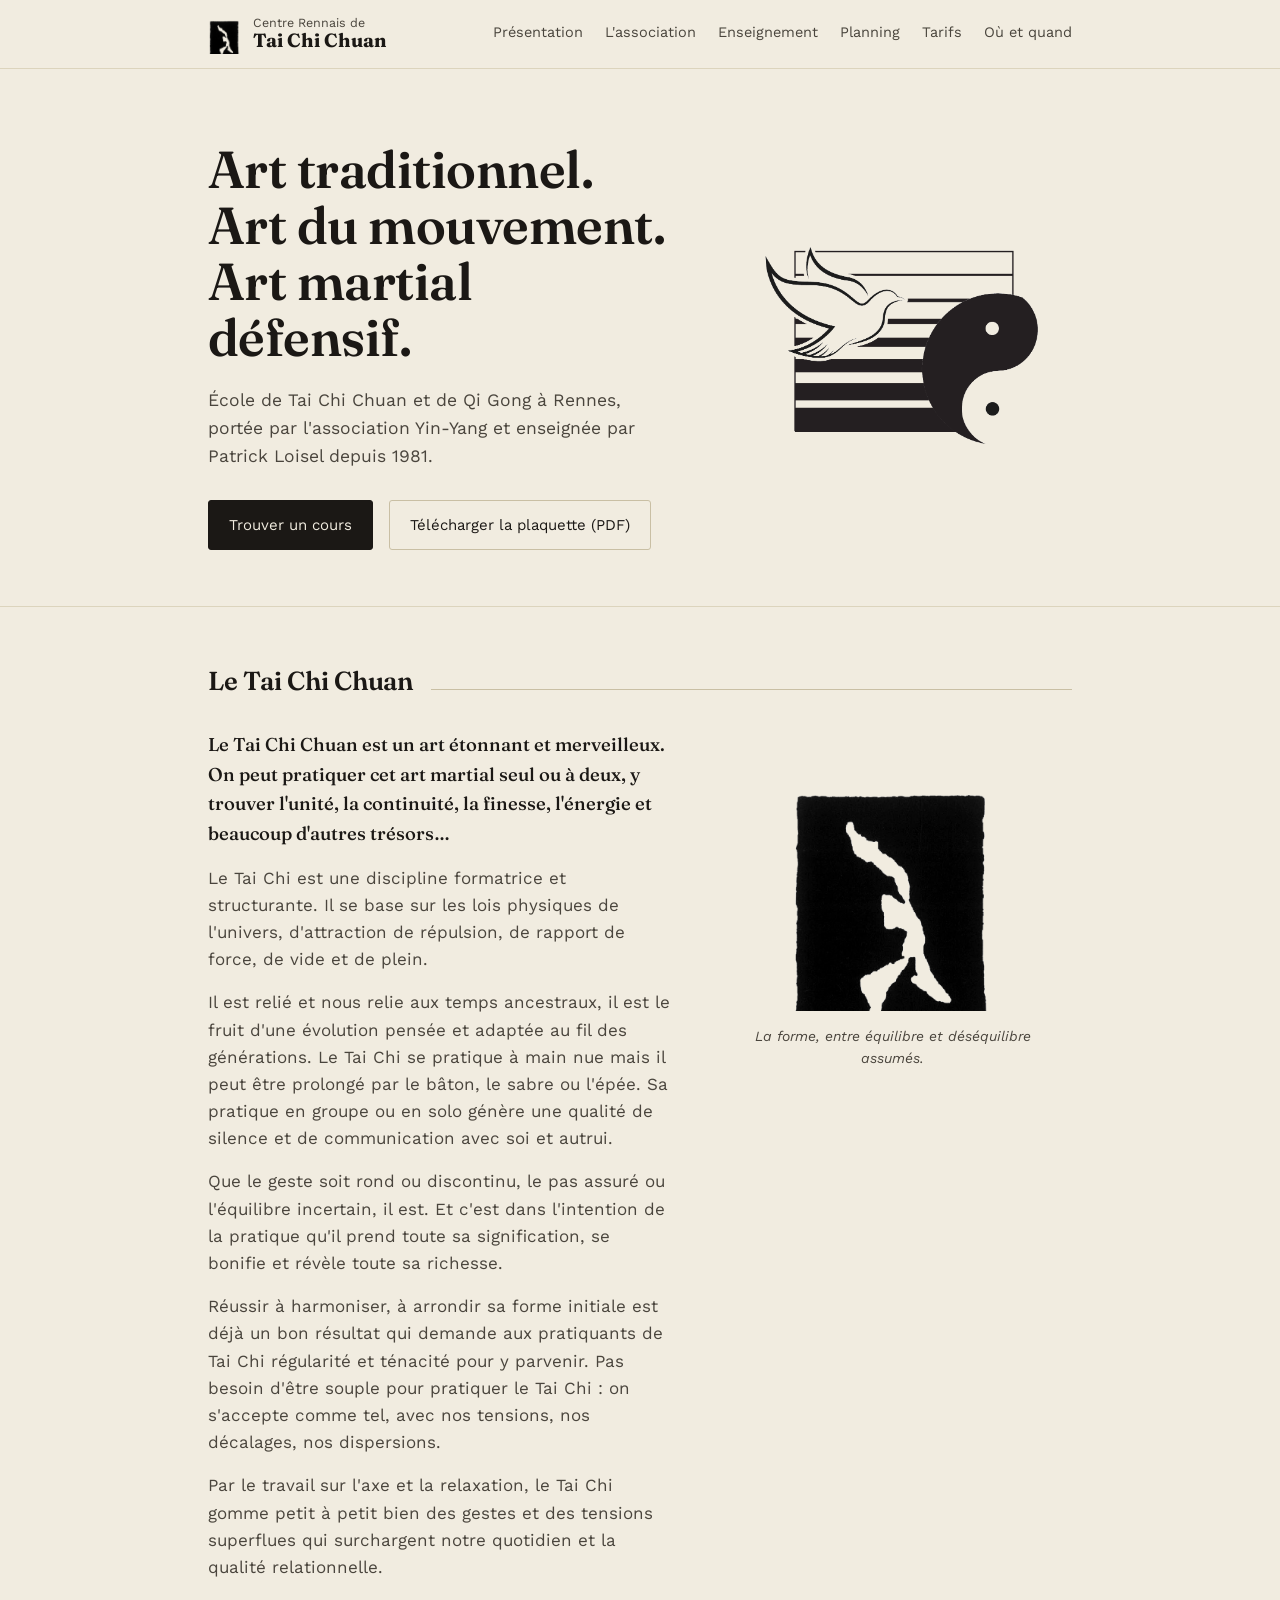
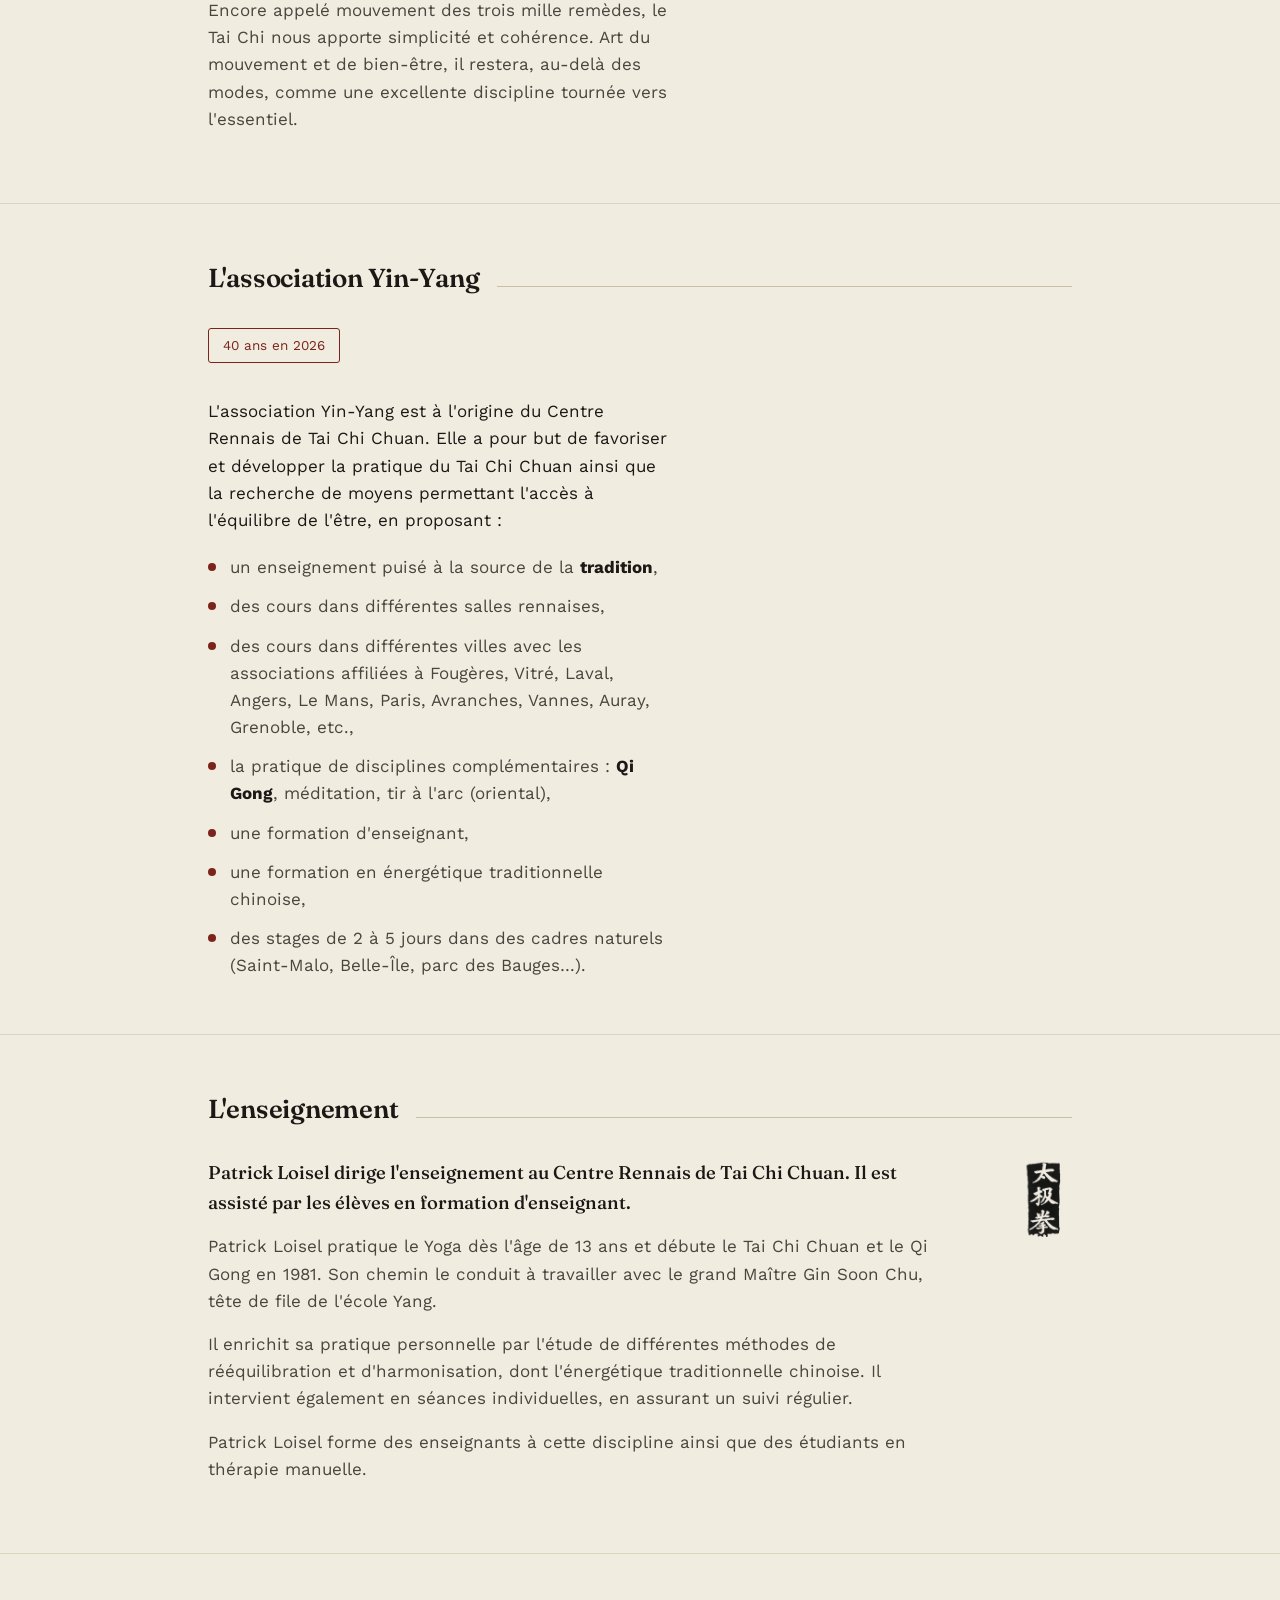
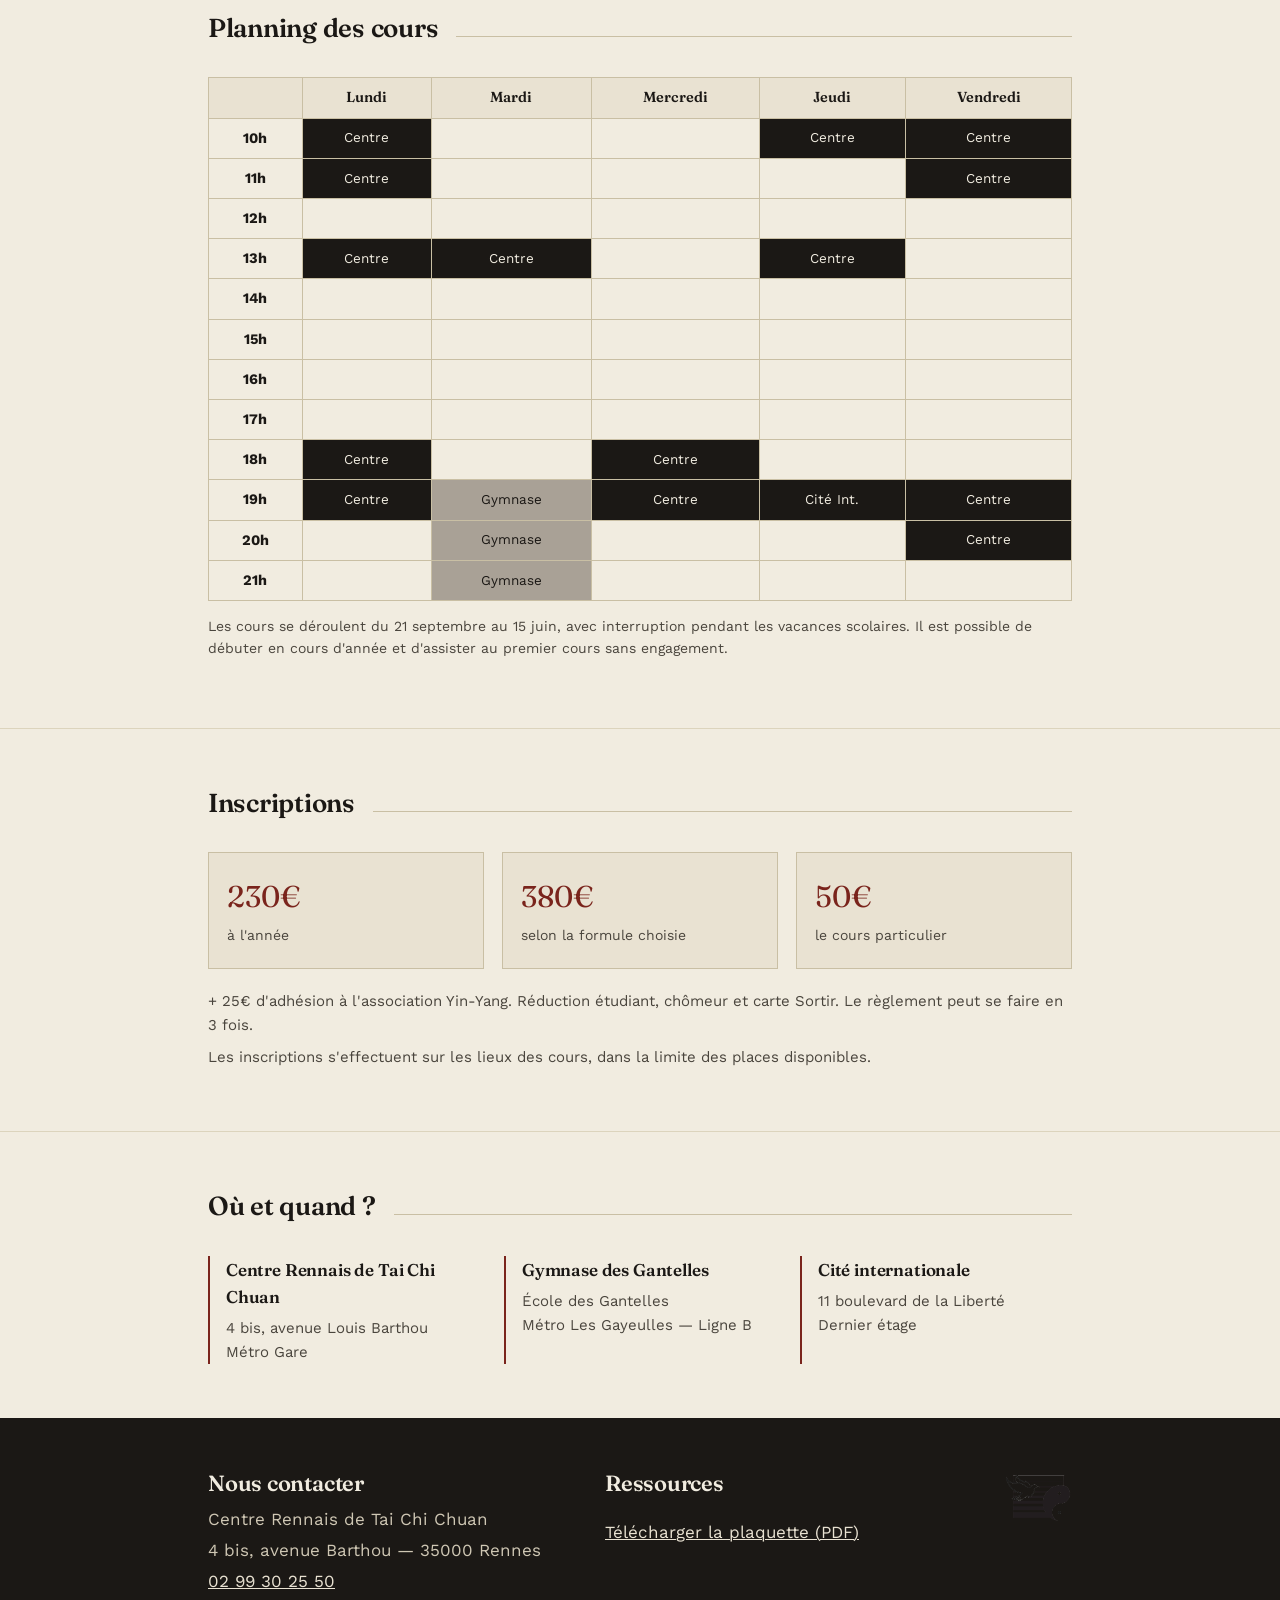
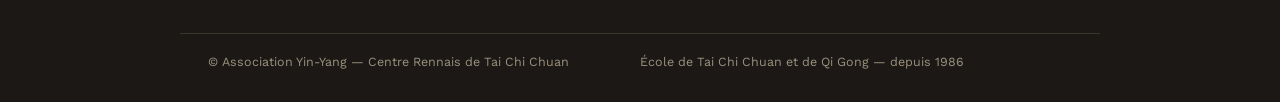
<file: index.html>
<!DOCTYPE html>
<html lang="fr">
<head>
<meta charset="UTF-8">
<meta name="viewport" content="width=device-width, initial-scale=1.0">
<title>Centre Rennais de Tai Chi Chuan — École de Tai Chi Chuan et Qi Gong à Rennes</title>
<meta name="description" content="Le Centre Rennais de Tai Chi Chuan enseigne le Tai Chi Chuan traditionnel et le Qi Gong à Rennes, avec Patrick Loisel. Cours toute l'année, plusieurs salles, stages et formation d'enseignant.">
<link rel="canonical" href="https://www.assoyinyang.net/">
<meta property="og:title" content="Centre Rennais de Tai Chi Chuan">
<meta property="og:description" content="Art traditionnel, art du mouvement, art martial défensif — cours de Tai Chi Chuan et Qi Gong à Rennes.">
<meta property="og:type" content="website">
<link rel="preconnect" href="https://fonts.googleapis.com">
<link rel="preconnect" href="https://fonts.gstatic.com" crossorigin>
<link href="https://fonts.googleapis.com/css2?family=Fraunces:opsz,wght@9..144,500;9..144,600&family=Work+Sans:wght@400;500&display=swap" rel="stylesheet">
<link rel="stylesheet" href="style.css">
<script type="application/ld+json">
{
  "@context": "https://schema.org",
  "@type": "SportsActivityLocation",
  "name": "Centre Rennais de Tai Chi Chuan",
  "description": "École de Tai Chi Chuan et de Qi Gong à Rennes, dirigée par Patrick Loisel.",
  "address": {
    "@type": "PostalAddress",
    "streetAddress": "4 bis, avenue Barthou",
    "postalCode": "35000",
    "addressLocality": "Rennes",
    "addressCountry": "FR"
  },
  "telephone": "+33299302550"
}
</script>
</head>
<body>

<header class="site-header">
  <div class="wrap">
    <a class="brand" href="#accueil">
      <img src="assets/silhouette.png" alt="Silhouette pratiquant le Tai Chi Chuan">
      <span class="brand-text">
        <span class="eyebrow">Centre Rennais de</span>
        <strong>Tai Chi Chuan</strong>
      </span>
    </a>
    <nav class="primary">
      <a href="#philosophie">Présentation</a>
      <a href="#association">L'association</a>
      <a href="#enseignement">Enseignement</a>
      <a href="#planning">Planning</a>
      <a href="#tarifs">Tarifs</a>
      <a href="#lieux">Où et quand</a>
    </nav>
  </div>
</header>

<main>

  <section id="accueil" class="hero">
    <div class="wrap">
      <div>
        <h1>
          <span>Art traditionnel.</span>
          <span>Art du mouvement.</span>
          <span>Art martial défensif.</span>
        </h1>
        <p class="lede">École de Tai Chi Chuan et de Qi Gong à Rennes, portée par l'association Yin-Yang et enseignée par Patrick Loisel depuis 1981.</p>
        <div class="cta-row">
          <a class="btn btn-solid" href="#lieux">Trouver un cours</a>
          <a class="btn btn-line" href="assets/plaquette.pdf">Télécharger la plaquette (PDF)</a>
        </div>
      </div>
      <div class="hero-art">
        <img src="assets/yinyang-dove.png" alt="Symbole de la colombe et du yin-yang, emblème de l'association Yin-Yang">
      </div>
    </div>
  </section>

  <section id="philosophie">
    <div class="wrap">
      <div class="section-head">
        <h2>Le Tai Chi Chuan</h2>
        <div class="rule"></div>
      </div>
      <div class="grid-2">
        <div class="prose">
          <p>Le Tai Chi Chuan est un art étonnant et merveilleux. On peut pratiquer cet art martial seul ou à deux, y trouver l'unité, la continuité, la finesse, l'énergie et beaucoup d'autres trésors&hellip;</p>
          <p>Le Tai Chi est une discipline formatrice et structurante. Il se base sur les lois physiques de l'univers, d'attraction de répulsion, de rapport de force, de vide et de plein.</p>
          <p>Il est relié et nous relie aux temps ancestraux, il est le fruit d'une évolution pensée et adaptée au fil des générations. Le Tai Chi se pratique à main nue mais il peut être prolongé par le bâton, le sabre ou l'épée. Sa pratique en groupe ou en solo génère une qualité de silence et de communication avec soi et autrui.</p>
          <p>Que le geste soit rond ou discontinu, le pas assuré ou l'équilibre incertain, il est. Et c'est dans l'intention de la pratique qu'il prend toute sa signification, se bonifie et révèle toute sa richesse.</p>
          <p>Réussir à harmoniser, à arrondir sa forme initiale est déjà un bon résultat qui demande aux pratiquants de Tai Chi régularité et ténacité pour y parvenir. Pas besoin d'être souple pour pratiquer le Tai Chi : on s'accepte comme tel, avec nos tensions, nos décalages, nos dispersions.</p>
          <p>Par le travail sur l'axe et la relaxation, le Tai Chi gomme petit à petit bien des gestes et des tensions superflues qui surchargent notre quotidien et la qualité relationnelle.</p>
          <p>Encore appelé mouvement des trois mille remèdes, le Tai Chi nous apporte simplicité et cohérence. Art du mouvement et de bien-être, il restera, au-delà des modes, comme une excellente discipline tournée vers l'essentiel.</p>
        </div>
        <figure class="intro-figure">
          <img src="assets/silhouette.png" alt="Silhouette en mouvement, illustrant la pratique du Tai Chi Chuan">
          <figcaption>La forme, entre équilibre et déséquilibre assumés.</figcaption>
        </figure>
      </div>
    </div>
  </section>

  <section id="association">
    <div class="wrap">
      <div class="section-head">
        <h2>L'association Yin-Yang</h2>
        <div class="rule"></div>
      </div>
      <span class="badge-40">40 ans en 2026</span>
      <div class="grid-2">
        <div>
          <p class="prose" style="margin-bottom:20px;">L'association Yin-Yang est à l'origine du Centre Rennais de Tai Chi Chuan. Elle a pour but de favoriser et développer la pratique du Tai Chi Chuan ainsi que la recherche de moyens permettant l'accès à l'équilibre de l'être, en proposant :</p>
          <ul class="assoc-list">
            <li>un enseignement puisé à la source de la <strong>tradition</strong>,</li>
            <li>des cours dans différentes salles rennaises,</li>
            <li>des cours dans différentes villes avec les associations affiliées à Fougères, Vitré, Laval, Angers, Le Mans, Paris, Avranches, Vannes, Auray, Grenoble, etc.,</li>
            <li>la pratique de disciplines complémentaires : <strong>Qi Gong</strong>, méditation, tir à l'arc (oriental),</li>
            <li>une formation d'enseignant,</li>
            <li>une formation en énergétique traditionnelle chinoise,</li>
            <li>des stages de 2 à 5 jours dans des cadres naturels (Saint-Malo, Belle-Île, parc des Bauges&hellip;).</li>
          </ul>
        </div>
      </div>
    </div>
  </section>

  <section id="enseignement">
    <div class="wrap">
      <div class="section-head">
        <h2>L'enseignement</h2>
        <div class="rule"></div>
      </div>
      <div class="teach-wrap">
        <div class="prose">
          <p>Patrick Loisel dirige l'enseignement au Centre Rennais de Tai Chi Chuan. Il est assisté par les élèves en formation d'enseignant.</p>
          <p>Patrick Loisel pratique le Yoga dès l'âge de 13 ans et débute le Tai Chi Chuan et le Qi Gong en 1981. Son chemin le conduit à travailler avec le grand Maître Gin Soon Chu, tête de file de l'école Yang.</p>
          <p>Il enrichit sa pratique personnelle par l'étude de différentes méthodes de rééquilibration et d'harmonisation, dont l'énergétique traditionnelle chinoise. Il intervient également en séances individuelles, en assurant un suivi régulier.</p>
          <p>Patrick Loisel forme des enseignants à cette discipline ainsi que des étudiants en thérapie manuelle.</p>
        </div>
        <img class="seal" src="assets/seal.png" alt="Sceau calligraphié « Tai Chi Chuan » en caractères chinois">
      </div>
    </div>
  </section>

  <section id="planning">
    <div class="wrap">
      <div class="section-head">
        <h2>Planning des cours</h2>
        <div class="rule"></div>
      </div>
      <div class="table-scroll">
        <table class="planning">
          <thead>
            <tr><th></th><th>Lundi</th><th>Mardi</th><th>Mercredi</th><th>Jeudi</th><th>Vendredi</th></tr>
          </thead>
          <tbody>
            <tr><th>10h</th><td class="slot">Centre</td><td></td><td></td><td class="slot">Centre</td><td class="slot">Centre</td></tr>
            <tr><th>11h</th><td class="slot">Centre</td><td></td><td></td><td></td><td class="slot">Centre</td></tr>
            <tr><th>12h</th><td></td><td></td><td></td><td></td><td></td></tr>
            <tr><th>13h</th><td class="slot">Centre</td><td class="slot">Centre</td><td></td><td class="slot">Centre</td><td></td></tr>
            <tr><th>14h</th><td></td><td></td><td></td><td></td><td></td></tr>
            <tr><th>15h</th><td></td><td></td><td></td><td></td><td></td></tr>
            <tr><th>16h</th><td></td><td></td><td></td><td></td><td></td></tr>
            <tr><th>17h</th><td></td><td></td><td></td><td></td><td></td></tr>
            <tr><th>18h</th><td class="slot">Centre</td><td></td><td class="slot">Centre</td><td></td><td></td></tr>
            <tr><th>19h</th><td class="slot">Centre</td><td class="slot gym">Gymnase</td><td class="slot">Centre</td><td class="slot">Cité Int.</td><td class="slot">Centre</td></tr>
            <tr><th>20h</th><td></td><td class="slot gym">Gymnase</td><td></td><td></td><td class="slot">Centre</td></tr>
            <tr><th>21h</th><td></td><td class="slot gym">Gymnase</td><td></td><td></td><td></td></tr>
          </tbody>
        </table>
      </div>
      <p class="planning-note">Les cours se déroulent du 21 septembre au 15 juin, avec interruption pendant les vacances scolaires. Il est possible de débuter en cours d'année et d'assister au premier cours sans engagement.</p>
    </div>
  </section>

  <section id="tarifs">
    <div class="wrap">
      <div class="section-head">
        <h2>Inscriptions</h2>
        <div class="rule"></div>
      </div>
      <div class="tarifs-grid">
        <div class="tarif-card">
          <span class="amount">230&euro;</span>
          <span class="label">à l'année</span>
        </div>
        <div class="tarif-card">
          <span class="amount">380&euro;</span>
          <span class="label">selon la formule choisie</span>
        </div>
        <div class="tarif-card">
          <span class="amount">50&euro;</span>
          <span class="label">le cours particulier</span>
        </div>
      </div>
      <div class="tarifs-note">
        <p>+ 25&euro; d'adhésion à l'association Yin-Yang. Réduction étudiant, chômeur et carte Sortir. Le règlement peut se faire en 3 fois.</p>
        <p>Les inscriptions s'effectuent sur les lieux des cours, dans la limite des places disponibles.</p>
      </div>
    </div>
  </section>

  <section id="lieux">
    <div class="wrap">
      <div class="section-head">
        <h2>Où et quand ?</h2>
        <div class="rule"></div>
      </div>
      <div class="lieux-grid">
        <div class="lieu">
          <h3>Centre Rennais de Tai Chi Chuan</h3>
          <p>4 bis, avenue Louis Barthou<br>Métro Gare</p>
        </div>
        <div class="lieu">
          <h3>Gymnase des Gantelles</h3>
          <p>École des Gantelles<br>Métro Les Gayeulles — Ligne B</p>
        </div>
        <div class="lieu">
          <h3>Cité internationale</h3>
          <p>11 boulevard de la Liberté<br>Dernier étage</p>
        </div>
      </div>
    </div>
  </section>

</main>

<footer id="contact">
  <div class="wrap">
    <div>
      <h2>Nous contacter</h2>
      <div class="coords">
        <p>Centre Rennais de Tai Chi Chuan</p>
        <p>4 bis, avenue Barthou &mdash; 35000 Rennes</p>
        <p><a href="tel:+33299302550">02 99 30 25 50</a></p>
      </div>
    </div>
    <div>
      <h2>Ressources</h2>
      <p><a href="assets/plaquette.pdf">Télécharger la plaquette (PDF)</a></p>
    </div>
    <img class="yy" src="assets/yinyang-dove.png" alt="">
  </div>
  <div class="wrap foot-bottom">
    <span>&copy; Association Yin-Yang &mdash; Centre Rennais de Tai Chi Chuan</span>
    <span>École de Tai Chi Chuan et de Qi Gong &mdash; depuis 1986</span>
  </div>
</footer>

</body>
</html>
</file>
<file: style.css>
/* Centre Rennais de Tai Chi Chuan — feuille de style
   Palette : encre / papier de riz / rouge de sceau
   Typo : Fraunces (titres, empattements à forte inflexion, esprit calligraphique)
          + Work Sans (texte courant) */

:root{
  --paper: #f1ece0;
  --paper-2: #e9e2d2;
  --ink: #1b1815;
  --ink-soft: #4a453d;
  --seal: #7a241c;
  --seal-soft: #9a3c2f;
  --line: #c9bfa4;
  --line-soft: #dcd4bd;
  --max: 920px;
}

*{ box-sizing: border-box; }
html{ scroll-behavior: smooth; }

body{
  margin: 0;
  background: var(--paper);
  color: var(--ink);
  font-family: "Work Sans", "Segoe UI", sans-serif;
  font-size: 17px;
  line-height: 1.6;
  -webkit-font-smoothing: antialiased;
}

h1, h2, h3{
  font-family: "Fraunces", Georgia, serif;
  font-weight: 600;
  letter-spacing: -0.01em;
  color: var(--ink);
  margin: 0;
}

a{ color: var(--seal); text-decoration-thickness: 1px; }
a:hover{ color: var(--ink); }

img{ max-width: 100%; display: block; }

.wrap{
  max-width: var(--max);
  margin: 0 auto;
  padding: 0 28px;
}

/* ---------- En-tête ---------- */
.site-header{
  position: sticky;
  top: 0;
  z-index: 20;
  background: rgba(241,236,224,0.94);
  backdrop-filter: blur(6px);
  border-bottom: 1px solid var(--line-soft);
}
.site-header .wrap{
  display: flex;
  align-items: center;
  justify-content: space-between;
  padding-top: 14px;
  padding-bottom: 14px;
  gap: 20px;
}
.brand{
  display: flex;
  align-items: center;
  gap: 12px;
  text-decoration: none;
  color: var(--ink);
}
.brand img{ height: 40px; width: auto; }
.brand-text{ line-height: 1.15; }
.brand-text .eyebrow{ display:block; font-size: 12.5px; color: var(--ink-soft); }
.brand-text strong{ font-family: "Fraunces", serif; font-size: 19px; }

nav.primary{
  display: flex;
  gap: 22px;
  flex-wrap: wrap;
}
nav.primary a{
  font-size: 14.5px;
  color: var(--ink-soft);
  text-decoration: none;
  border-bottom: 1px solid transparent;
  padding-bottom: 2px;
}
nav.primary a:hover{ color: var(--seal); border-bottom-color: var(--seal); }

/* ---------- Hero ---------- */
.hero{
  padding: 72px 0 56px;
  position: relative;
  overflow: hidden;
}
.hero .wrap{
  display: grid;
  grid-template-columns: 1.15fr 0.85fr;
  gap: 40px;
  align-items: center;
}
.hero h1{
  font-size: clamp(34px, 5vw, 52px);
  line-height: 1.08;
}
.hero h1 span{ display: block; }
.hero p.lede{
  margin-top: 20px;
  max-width: 46ch;
  color: var(--ink-soft);
  font-size: 17.5px;
}
.hero-art{
  display: flex;
  justify-content: center;
}
.hero-art img{ width: 100%; max-width: 300px; }

.cta-row{
  margin-top: 30px;
  display: flex;
  gap: 16px;
  flex-wrap: wrap;
}
.btn{
  display: inline-flex;
  align-items: center;
  gap: 8px;
  padding: 12px 20px;
  border-radius: 3px;
  font-size: 15px;
  text-decoration: none;
  border: 1px solid var(--ink);
}
.btn-solid{ background: var(--ink); color: var(--paper); }
.btn-solid:hover{ background: var(--seal); border-color: var(--seal); color: #fff; }
.btn-line{ color: var(--ink); border-color: var(--line); }
.btn-line:hover{ border-color: var(--ink); color: var(--seal); }

/* ---------- Sections génériques ---------- */
section{ padding: 54px 0; border-top: 1px solid var(--line-soft); }
section#accueil{ border-top: none; }

.section-head{
  display: flex;
  align-items: baseline;
  gap: 18px;
  margin-bottom: 28px;
}
.section-head h2{
  font-size: 26px;
  white-space: nowrap;
}
.section-head .rule{
  flex: 1;
  height: 1px;
  background: var(--line);
}

.grid-2{
  display: grid;
  grid-template-columns: 1.3fr 1fr;
  gap: 40px;
  align-items: start;
}

.intro-figure{
  text-align: center;
}
.intro-figure img{
  max-width: 220px;
  margin: 0 auto;
}
.intro-figure figcaption{
  margin-top: 14px;
  font-size: 14px;
  color: var(--ink-soft);
  font-style: italic;
}

.prose p{ margin: 0 0 16px; color: var(--ink-soft); }
.prose p:first-child{ color: var(--ink); font-size: 18.5px; font-family:"Fraunces", serif; font-weight: 500; }

/* ---------- Association ---------- */
.assoc-list{
  list-style: none;
  margin: 0;
  padding: 0;
  display: grid;
  gap: 12px;
}
.assoc-list li{
  padding-left: 22px;
  position: relative;
  color: var(--ink-soft);
}
.assoc-list li::before{
  content: "";
  position: absolute;
  left: 0;
  top: 9px;
  width: 8px;
  height: 8px;
  background: var(--seal);
  border-radius: 50%;
}
.assoc-list strong{ color: var(--ink); }

.badge-40{
  display: inline-block;
  margin-bottom: 18px;
  padding: 6px 14px;
  border: 1px solid var(--seal);
  color: var(--seal);
  font-size: 13.5px;
  border-radius: 3px;
}

/* ---------- Enseignement ---------- */
.teach-wrap{
  display: grid;
  grid-template-columns: 1fr auto;
  gap: 32px;
  align-items: start;
}
.teach-wrap .seal{
  width: 90px;
  opacity: 0.92;
}

/* ---------- Planning ---------- */
.table-scroll{ overflow-x: auto; }
table.planning{
  width: 100%;
  border-collapse: collapse;
  min-width: 620px;
  font-size: 14.5px;
}
table.planning th, table.planning td{
  border: 1px solid var(--line);
  padding: 8px 10px;
  text-align: center;
}
table.planning thead th{
  font-family: "Fraunces", serif;
  font-weight: 600;
  background: var(--paper-2);
}
table.planning td.slot{
  background: var(--ink);
  color: var(--paper);
  font-size: 13.5px;
}
table.planning td.slot.gym{
  background: #a9a196;
  color: var(--ink);
}
.planning-note{
  margin-top: 14px;
  font-size: 14px;
  color: var(--ink-soft);
}

/* ---------- Tarifs ---------- */
.tarifs-grid{
  display: grid;
  grid-template-columns: repeat(3, 1fr);
  gap: 18px;
}
.tarif-card{
  border: 1px solid var(--line);
  padding: 20px 18px;
  background: var(--paper-2);
}
.tarif-card .amount{
  font-family: "Fraunces", serif;
  font-size: 30px;
  color: var(--seal);
  display: block;
}
.tarif-card .label{
  font-size: 14px;
  color: var(--ink-soft);
}
.tarifs-note{
  margin-top: 20px;
  color: var(--ink-soft);
  font-size: 15px;
}
.tarifs-note p{ margin: 0 0 8px; }

/* ---------- Où et quand ---------- */
.lieux-grid{
  display: grid;
  grid-template-columns: repeat(3, 1fr);
  gap: 24px;
}
.lieu{
  border-left: 2px solid var(--seal);
  padding-left: 16px;
}
.lieu h3{ font-size: 17px; margin-bottom: 6px; }
.lieu p{ margin: 0; color: var(--ink-soft); font-size: 15px; }

/* ---------- Contact / pied ---------- */
footer{
  background: var(--ink);
  color: var(--paper-2);
  padding: 48px 0 30px;
}
footer .wrap{
  display: grid;
  grid-template-columns: 1fr 1fr auto;
  gap: 30px;
  align-items: start;
}
footer h2{ color: var(--paper); font-size: 22px; }
footer a{ color: var(--paper-2); }
footer a:hover{ color: #fff; }
footer .coords p{ margin: 4px 0; color: #cfc7b4; }
footer .yy{ width: 70px; opacity: 0.9; justify-self: end; }
.foot-bottom{
  margin-top: 34px;
  padding-top: 18px;
  border-top: 1px solid #3a352c;
  font-size: 12.5px;
  color: #9a927e;
  display: flex;
  justify-content: space-between;
  flex-wrap: wrap;
  gap: 10px;
}

/* ---------- Responsive ---------- */
@media (max-width: 760px){
  nav.primary{ display: none; }
  .hero .wrap{ grid-template-columns: 1fr; }
  .hero-art{ order: -1; }
  .hero-art img{ max-width: 170px; }
  .grid-2{ grid-template-columns: 1fr; }
  .teach-wrap{ grid-template-columns: 1fr; }
  .teach-wrap .seal{ width: 70px; }
  .tarifs-grid{ grid-template-columns: 1fr; }
  .lieux-grid{ grid-template-columns: 1fr; }
  footer .wrap{ grid-template-columns: 1fr; }
  footer .yy{ justify-self: start; }
}
</file>
